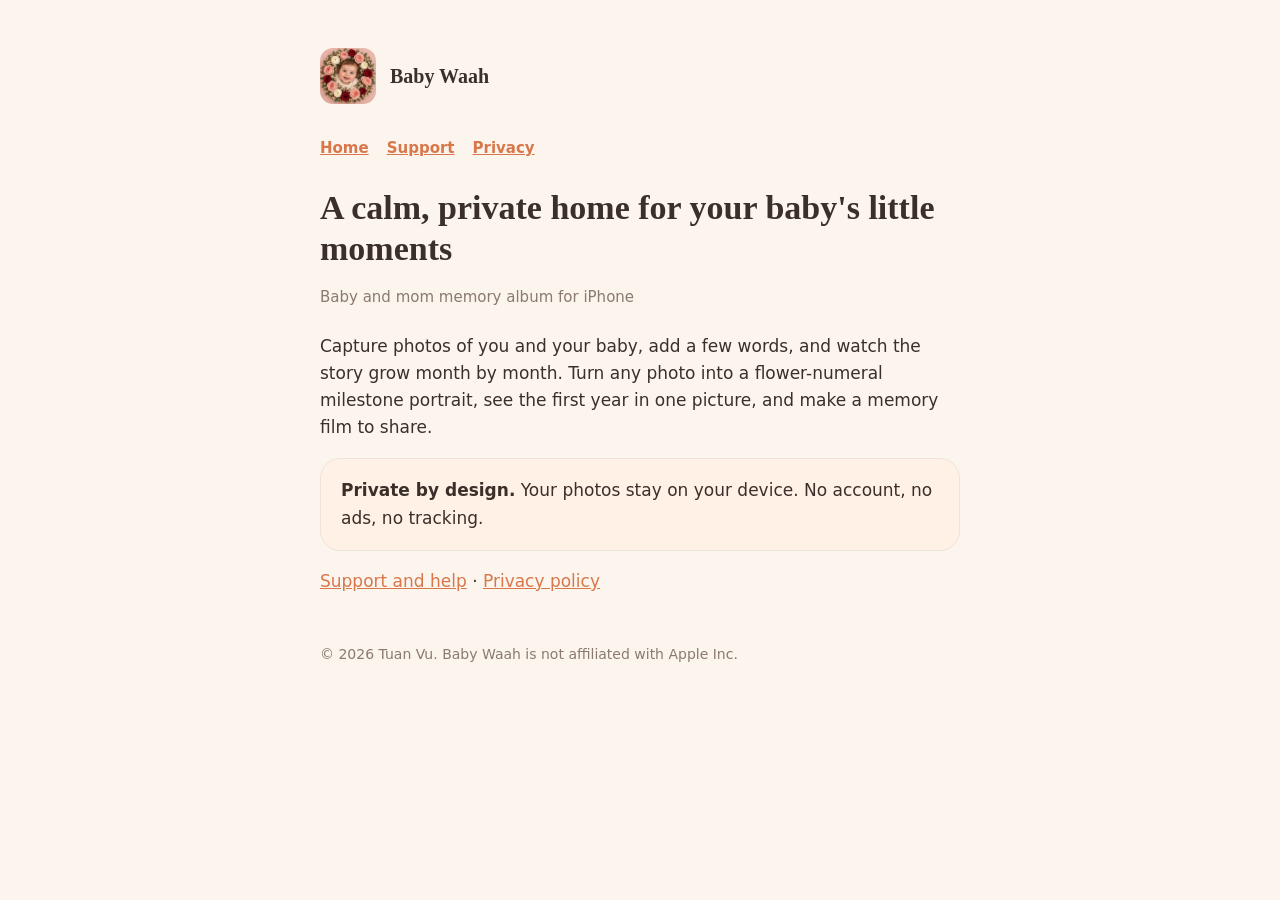
<file: index.html>
<!doctype html><html lang="en"><head><meta charset="utf-8"><meta name="viewport" content="width=device-width, initial-scale=1"><link rel="icon" href="icon.png"><link rel="stylesheet" href="style.css"><title>Baby Waah - baby photo memories</title><meta name="description" content="Baby Waah is a calm, private baby and mom memory album with milestone photos, a first-year grid and memory films."></head><body>
<main><header><img src="icon.png" alt="Baby Waah app icon"><a href="./">Baby Waah</a></header><nav><a href="./">Home</a><a href="support.html">Support</a><a href="privacy.html">Privacy</a></nav>
<h1>A calm, private home for your baby's little moments</h1>
<p class="meta">Baby and mom memory album for iPhone</p>
<p>Capture photos of you and your baby, add a few words, and watch the story grow month by month. Turn any photo into a flower-numeral milestone portrait, see the first year in one picture, and make a memory film to share.</p>
<div class="card"><strong>Private by design.</strong> Your photos stay on your device. No account, no ads, no tracking.</div>
<p><a href="support.html">Support and help</a> &middot; <a href="privacy.html">Privacy policy</a></p>
<footer>&copy; 2026 Tuan Vu. Baby Waah is not affiliated with Apple Inc.</footer></main></body></html>
</file>
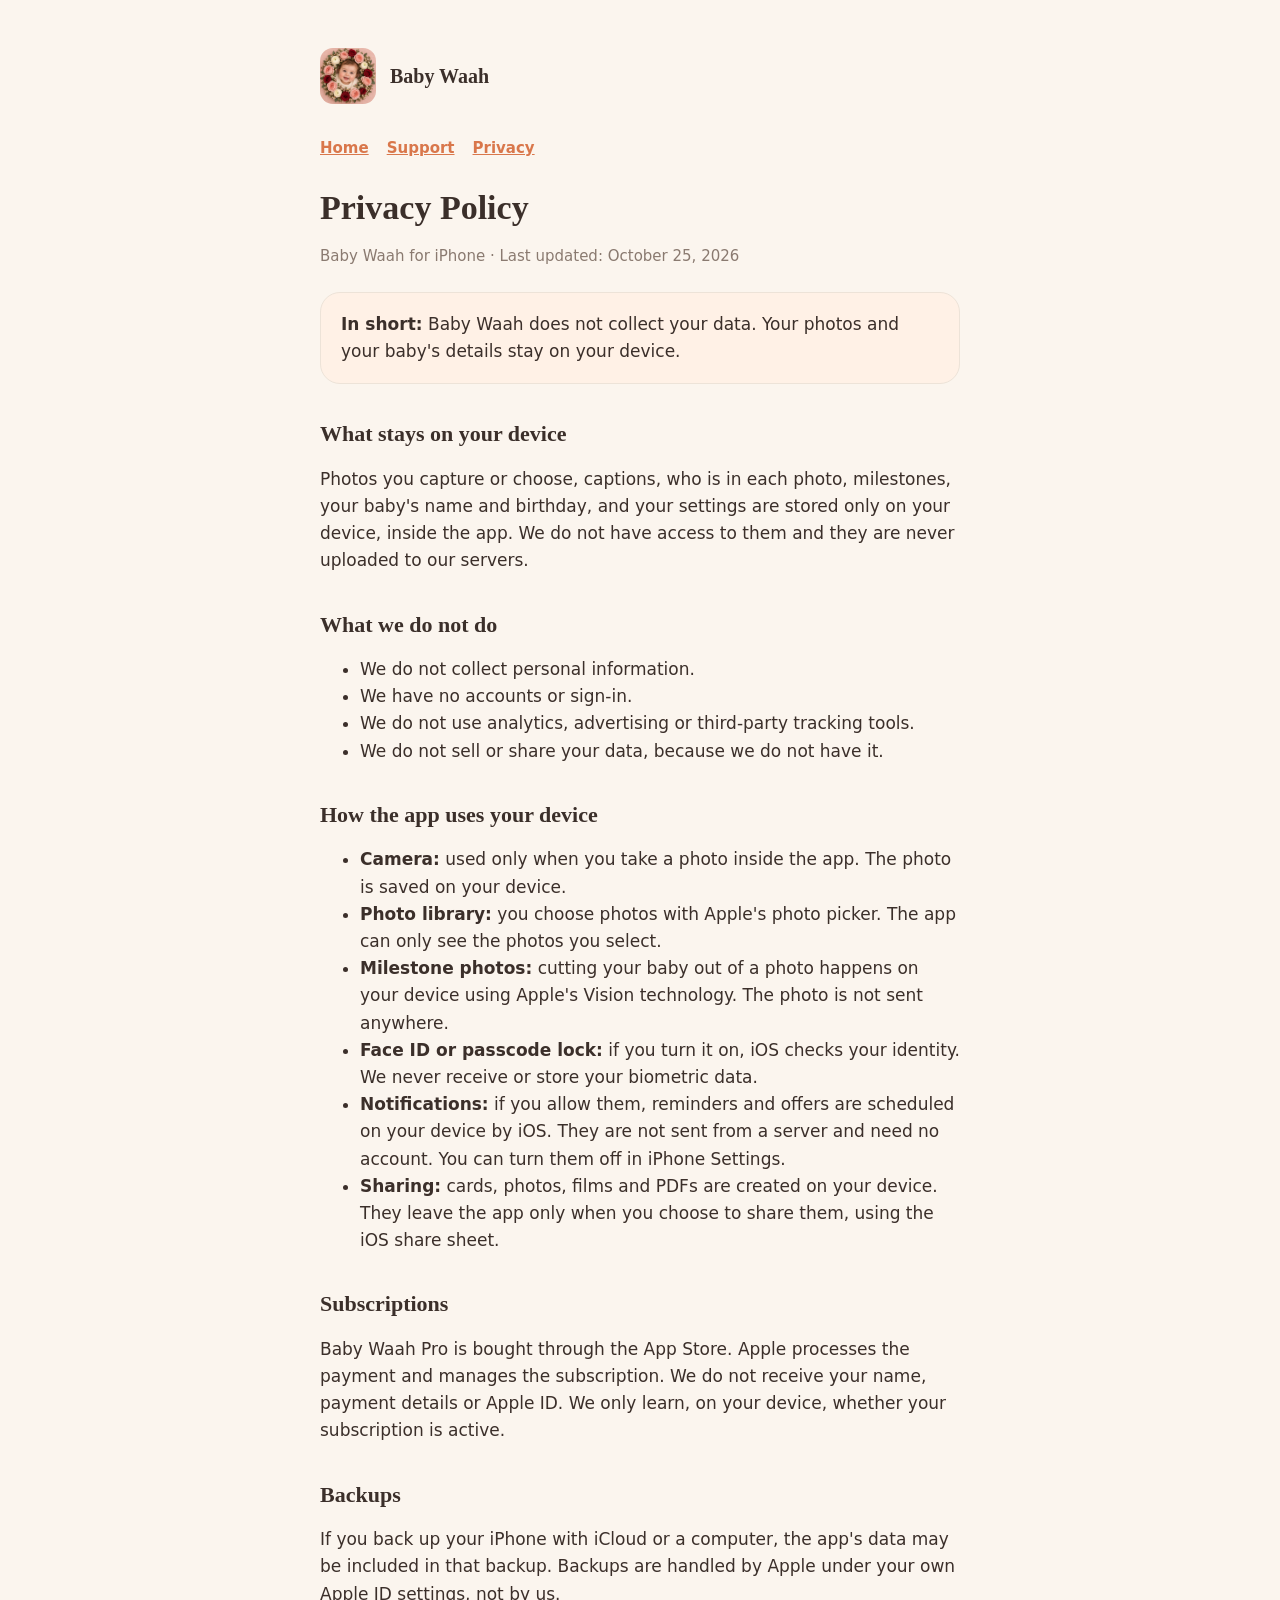
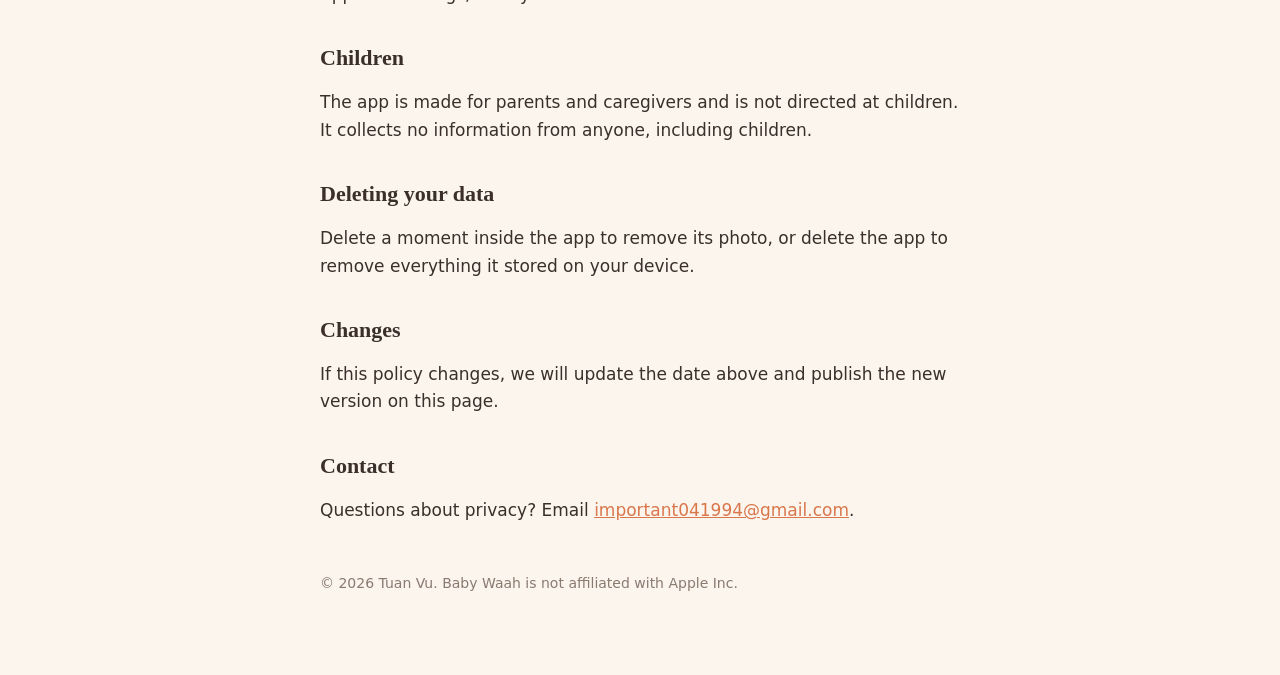
<file: privacy.html>
<!doctype html><html lang="en"><head><meta charset="utf-8"><meta name="viewport" content="width=device-width, initial-scale=1"><link rel="icon" href="icon.png"><link rel="stylesheet" href="style.css"><title>Privacy Policy - Baby Waah</title></head><body>
<main><header><img src="icon.png" alt="Baby Waah app icon"><a href="./">Baby Waah</a></header><nav><a href="./">Home</a><a href="support.html">Support</a><a href="privacy.html">Privacy</a></nav>
<h1>Privacy Policy</h1>
<p class="meta">Baby Waah for iPhone &middot; Last updated: October 25, 2026</p>
<div class="card"><strong>In short:</strong> Baby Waah does not collect your data. Your photos and your baby's details stay on your device.</div>

<h2>What stays on your device</h2>
<p>Photos you capture or choose, captions, who is in each photo, milestones, your baby's name and birthday, and your settings are stored only on your device, inside the app. We do not have access to them and they are never uploaded to our servers.</p>

<h2>What we do not do</h2>
<ul>
<li>We do not collect personal information.</li>
<li>We have no accounts or sign-in.</li>
<li>We do not use analytics, advertising or third-party tracking tools.</li>
<li>We do not sell or share your data, because we do not have it.</li>
</ul>

<h2>How the app uses your device</h2>
<ul>
<li><strong>Camera:</strong> used only when you take a photo inside the app. The photo is saved on your device.</li>
<li><strong>Photo library:</strong> you choose photos with Apple's photo picker. The app can only see the photos you select.</li>
<li><strong>Milestone photos:</strong> cutting your baby out of a photo happens on your device using Apple's Vision technology. The photo is not sent anywhere.</li>
<li><strong>Face ID or passcode lock:</strong> if you turn it on, iOS checks your identity. We never receive or store your biometric data.</li>
<li><strong>Notifications:</strong> if you allow them, reminders and offers are scheduled on your device by iOS. They are not sent from a server and need no account. You can turn them off in iPhone Settings.</li>
<li><strong>Sharing:</strong> cards, photos, films and PDFs are created on your device. They leave the app only when you choose to share them, using the iOS share sheet.</li>
</ul>

<h2>Subscriptions</h2>
<p>Baby Waah Pro is bought through the App Store. Apple processes the payment and manages the subscription. We do not receive your name, payment details or Apple ID. We only learn, on your device, whether your subscription is active.</p>

<h2>Backups</h2>
<p>If you back up your iPhone with iCloud or a computer, the app's data may be included in that backup. Backups are handled by Apple under your own Apple ID settings, not by us.</p>

<h2>Children</h2>
<p>The app is made for parents and caregivers and is not directed at children. It collects no information from anyone, including children.</p>

<h2>Deleting your data</h2>
<p>Delete a moment inside the app to remove its photo, or delete the app to remove everything it stored on your device.</p>

<h2>Changes</h2>
<p>If this policy changes, we will update the date above and publish the new version on this page.</p>

<h2>Contact</h2>
<p>Questions about privacy? Email <a href="mailto:important041994@gmail.com">important041994@gmail.com</a>.</p>
<footer>&copy; 2026 Tuan Vu. Baby Waah is not affiliated with Apple Inc.</footer></main></body></html>
</file>
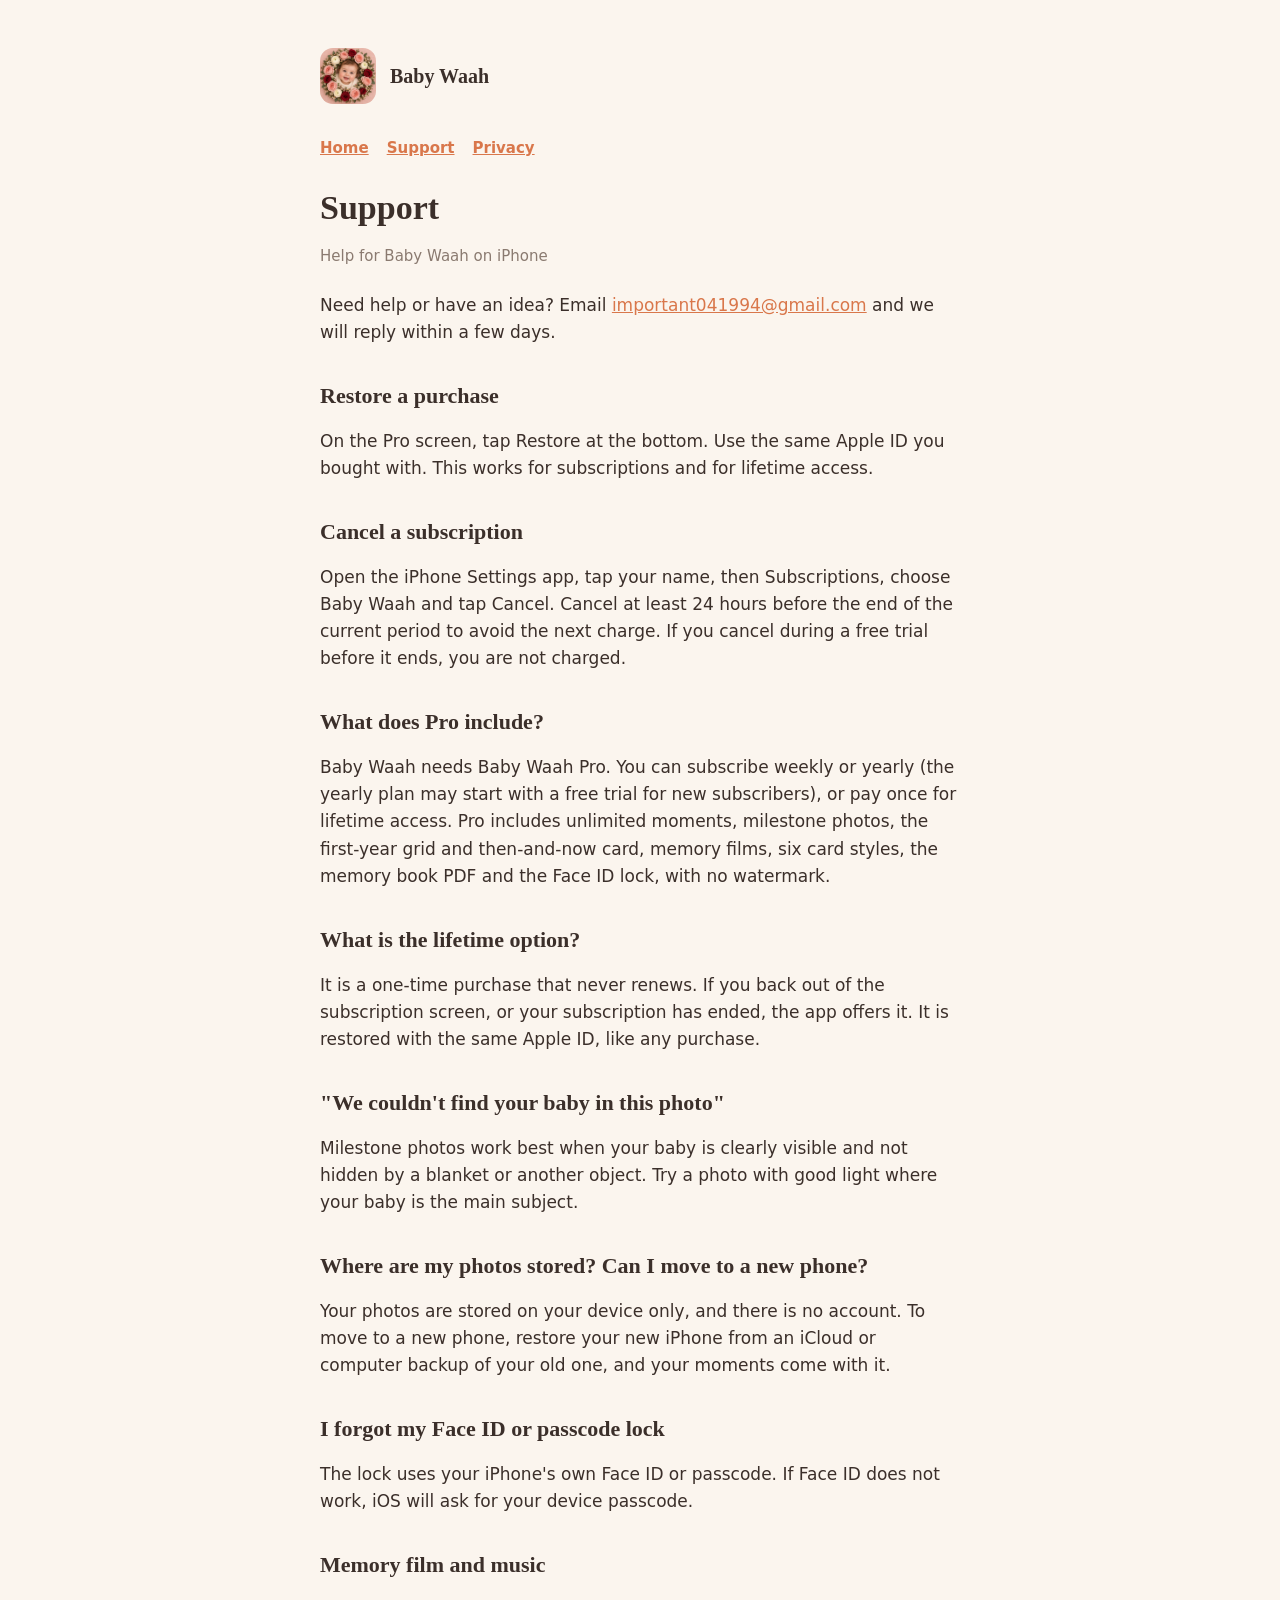
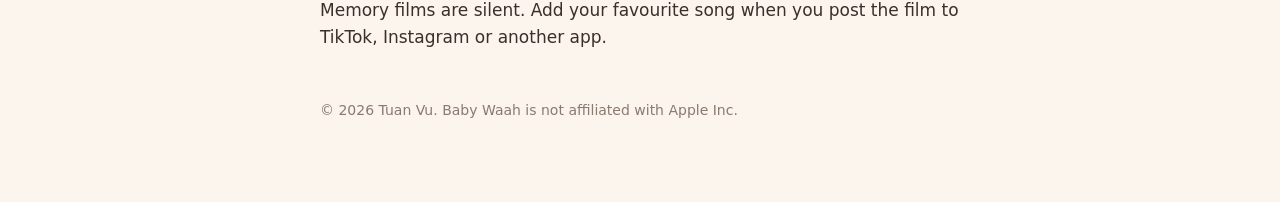
<file: support.html>
<!doctype html><html lang="en"><head><meta charset="utf-8"><meta name="viewport" content="width=device-width, initial-scale=1"><link rel="icon" href="icon.png"><link rel="stylesheet" href="style.css"><title>Support - Baby Waah</title></head><body>
<main><header><img src="icon.png" alt="Baby Waah app icon"><a href="./">Baby Waah</a></header><nav><a href="./">Home</a><a href="support.html">Support</a><a href="privacy.html">Privacy</a></nav>
<h1>Support</h1>
<p class="meta">Help for Baby Waah on iPhone</p>
<p>Need help or have an idea? Email <a href="mailto:important041994@gmail.com">important041994@gmail.com</a> and we will reply within a few days.</p>

<h2>Restore a purchase</h2>
<p>On the Pro screen, tap Restore at the bottom. Use the same Apple ID you bought with. This works for subscriptions and for lifetime access.</p>

<h2>Cancel a subscription</h2>
<p>Open the iPhone Settings app, tap your name, then Subscriptions, choose Baby Waah and tap Cancel. Cancel at least 24 hours before the end of the current period to avoid the next charge. If you cancel during a free trial before it ends, you are not charged.</p>

<h2>What does Pro include?</h2>
<p>Baby Waah needs Baby Waah Pro. You can subscribe weekly or yearly (the yearly plan may start with a free trial for new subscribers), or pay once for lifetime access. Pro includes unlimited moments, milestone photos, the first-year grid and then-and-now card, memory films, six card styles, the memory book PDF and the Face ID lock, with no watermark.</p>

<h2>What is the lifetime option?</h2>
<p>It is a one-time purchase that never renews. If you back out of the subscription screen, or your subscription has ended, the app offers it. It is restored with the same Apple ID, like any purchase.</p>

<h2>"We couldn't find your baby in this photo"</h2>
<p>Milestone photos work best when your baby is clearly visible and not hidden by a blanket or another object. Try a photo with good light where your baby is the main subject.</p>

<h2>Where are my photos stored? Can I move to a new phone?</h2>
<p>Your photos are stored on your device only, and there is no account. To move to a new phone, restore your new iPhone from an iCloud or computer backup of your old one, and your moments come with it.</p>

<h2>I forgot my Face ID or passcode lock</h2>
<p>The lock uses your iPhone's own Face ID or passcode. If Face ID does not work, iOS will ask for your device passcode.</p>

<h2>Memory film and music</h2>
<p>Memory films are silent. Add your favourite song when you post the film to TikTok, Instagram or another app.</p>
<footer>&copy; 2026 Tuan Vu. Baby Waah is not affiliated with Apple Inc.</footer></main></body></html>
</file>
<file: style.css>
:root { --canvas:#FBF5EE; --ink:#3B2F2A; --soft:#8A7A70; --peach:#F2A07B; --warm:#FFF1E6; --line:#EDE3D8; }
@media (prefers-color-scheme: dark) { :root { --canvas:#1E1815; --ink:#F4E9E0; --soft:#B7A79B; --warm:#2A211C; --line:#3A2F29; } }
* { box-sizing: border-box; }
body { margin:0; background:var(--canvas); color:var(--ink); font:17px/1.6 -apple-system, "SF Pro Rounded", system-ui, sans-serif; }
main { max-width: 680px; margin: 0 auto; padding: 48px 20px 80px; }
header { display:flex; align-items:center; gap:14px; margin-bottom: 32px; }
header img { width:56px; height:56px; border-radius:13px; }
header a { color:var(--ink); text-decoration:none; font: 600 20px/1.2 ui-serif, "New York", Georgia, serif; }
h1 { font: 600 34px/1.2 ui-serif, "New York", Georgia, serif; margin: 0 0 6px; }
h2 { font: 600 22px/1.3 ui-serif, "New York", Georgia, serif; margin: 36px 0 8px; }
p, li { color: var(--ink); }
.meta { color: var(--soft); font-size: 15px; margin-bottom: 24px; }
a { color: #D9774B; }
nav { display:flex; gap:18px; margin: 0 0 28px; font-weight:600; font-size:15px; }
.card { background:var(--warm); border:1px solid var(--line); border-radius:20px; padding:18px 20px; margin: 16px 0; }
footer { margin-top: 48px; color: var(--soft); font-size: 14px; }
</file>
